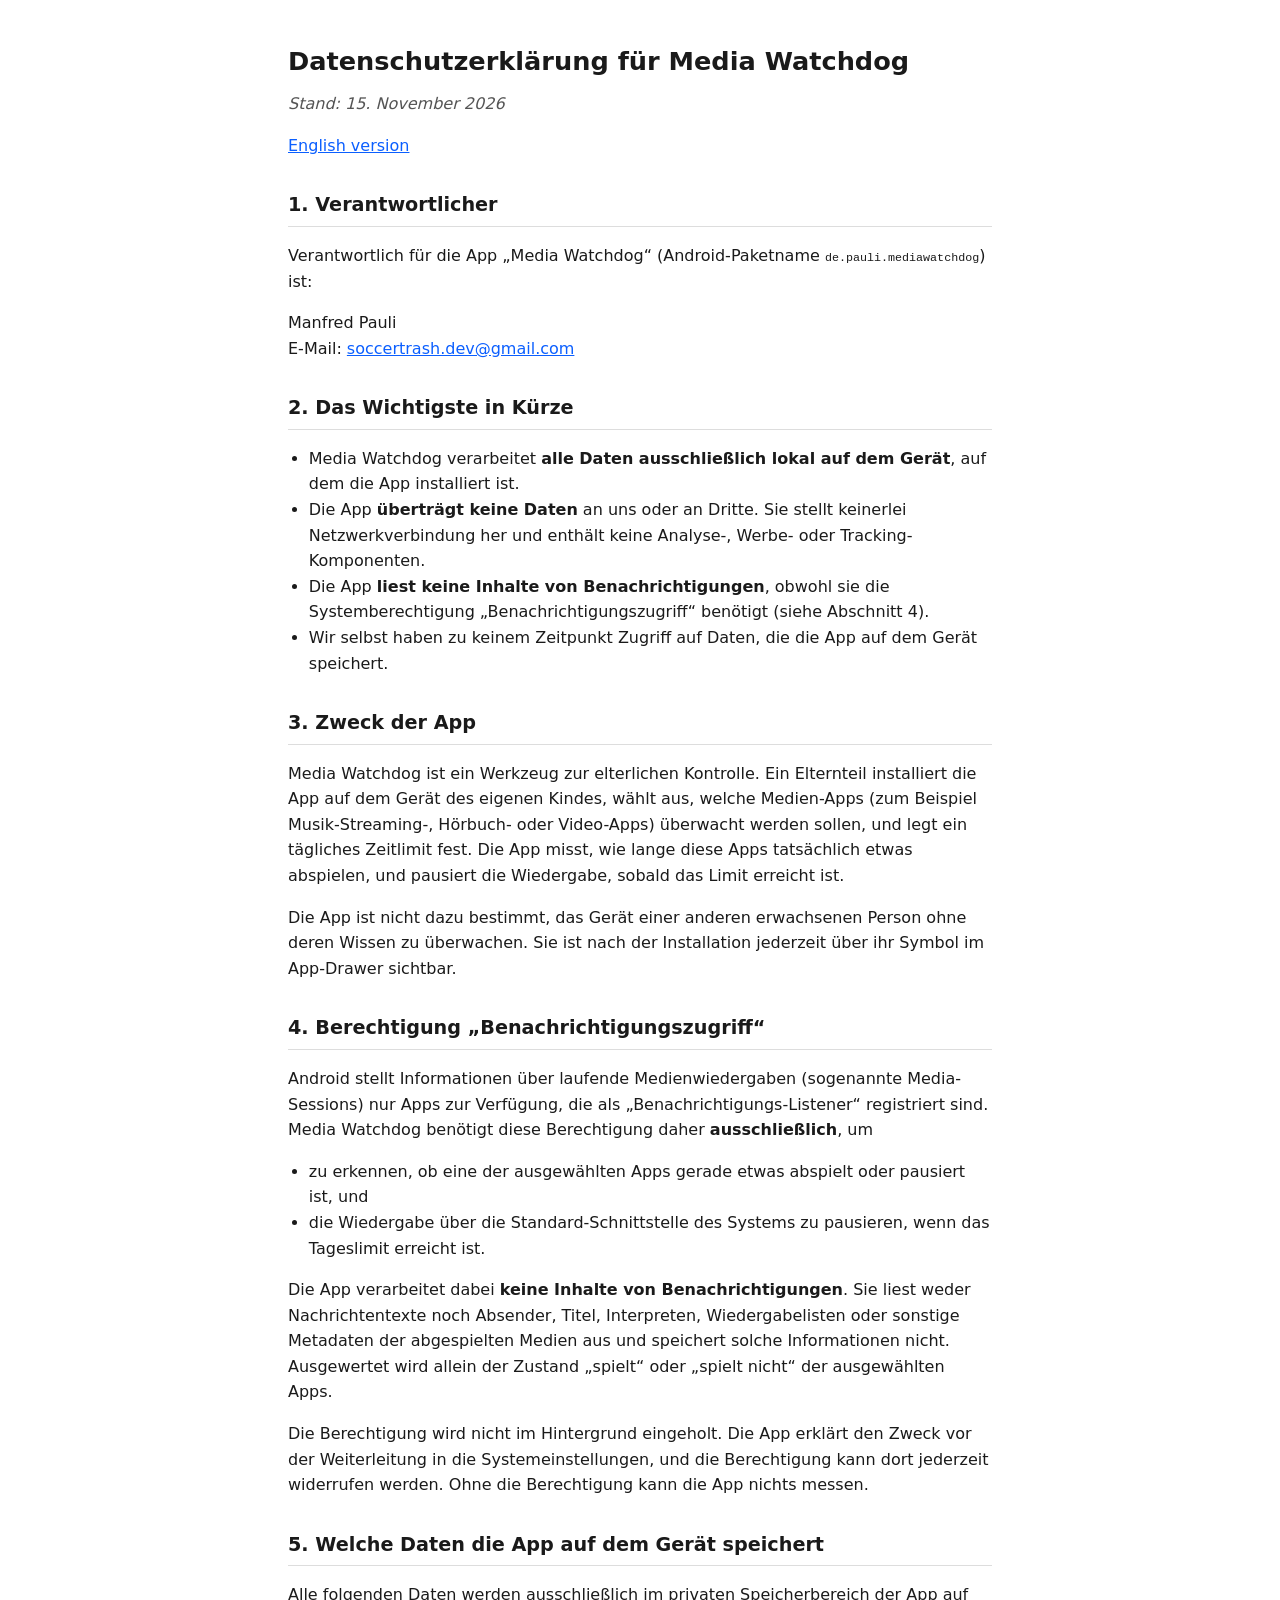
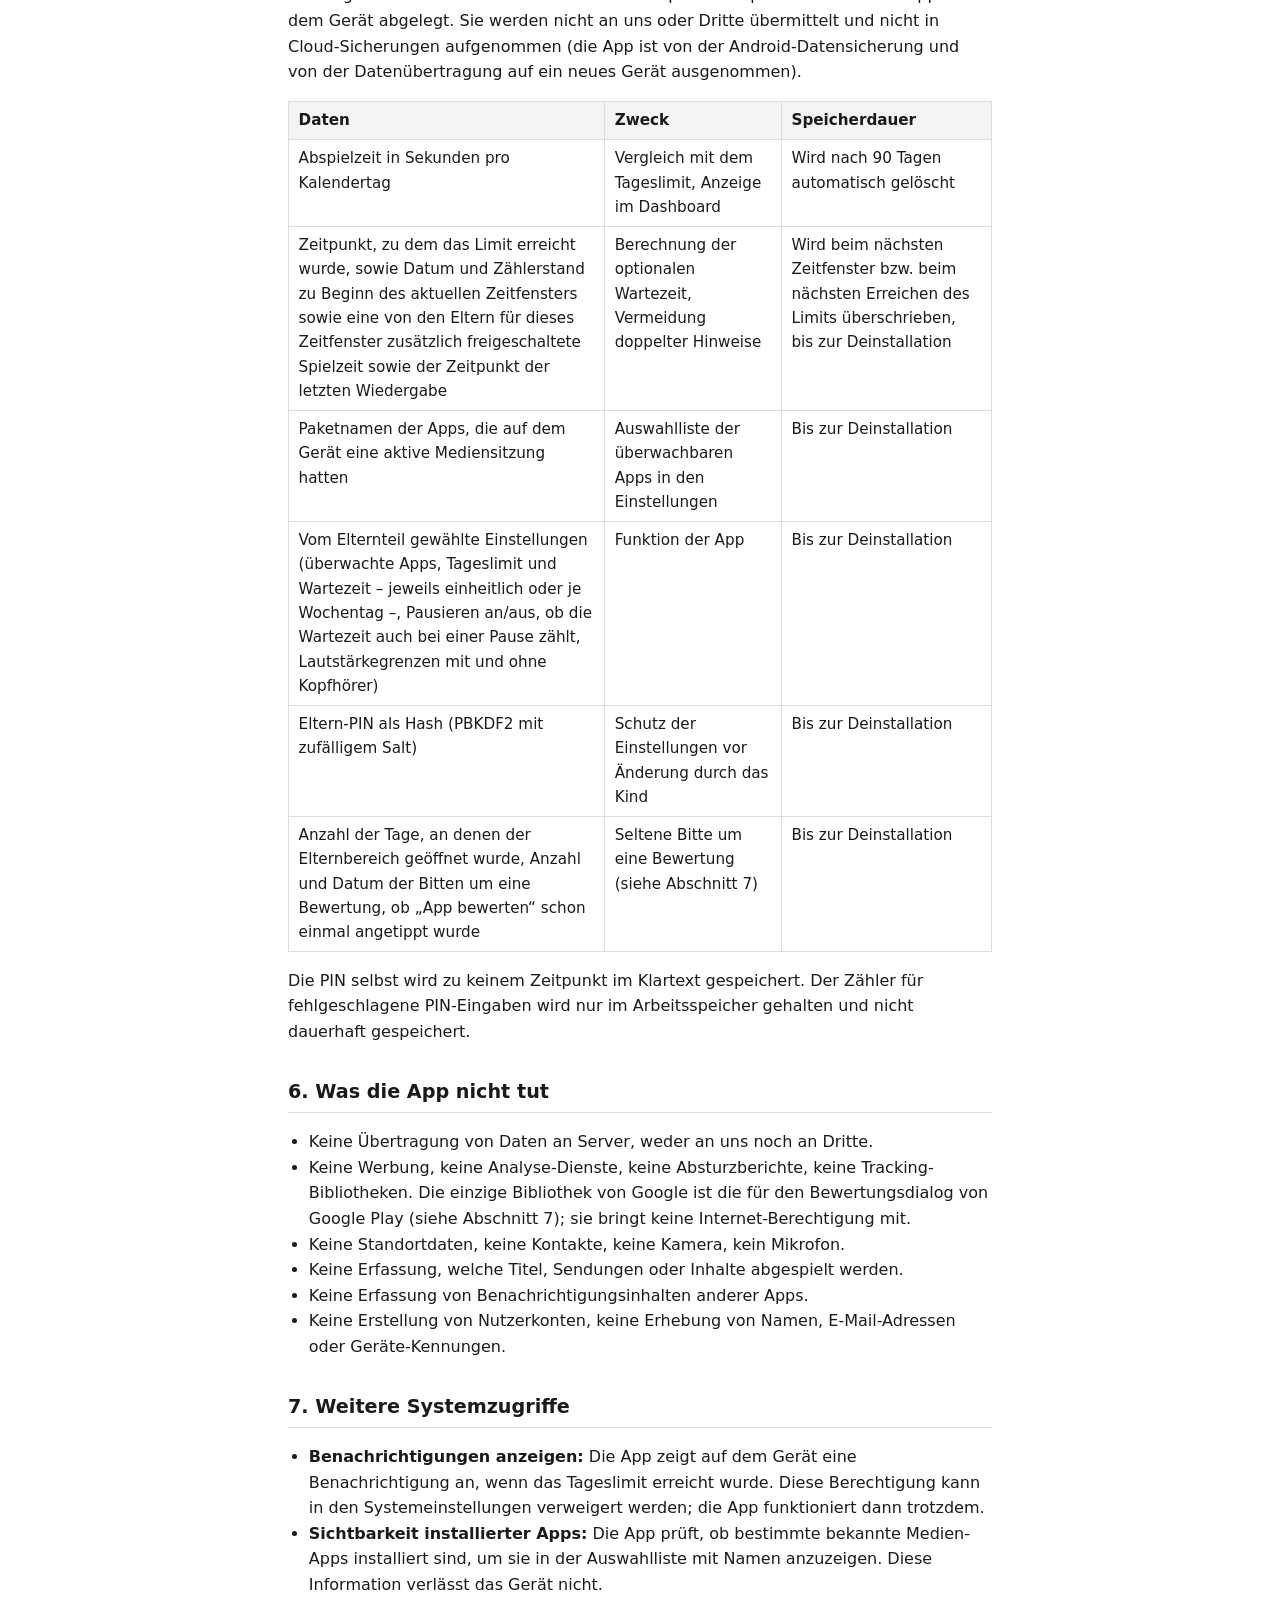
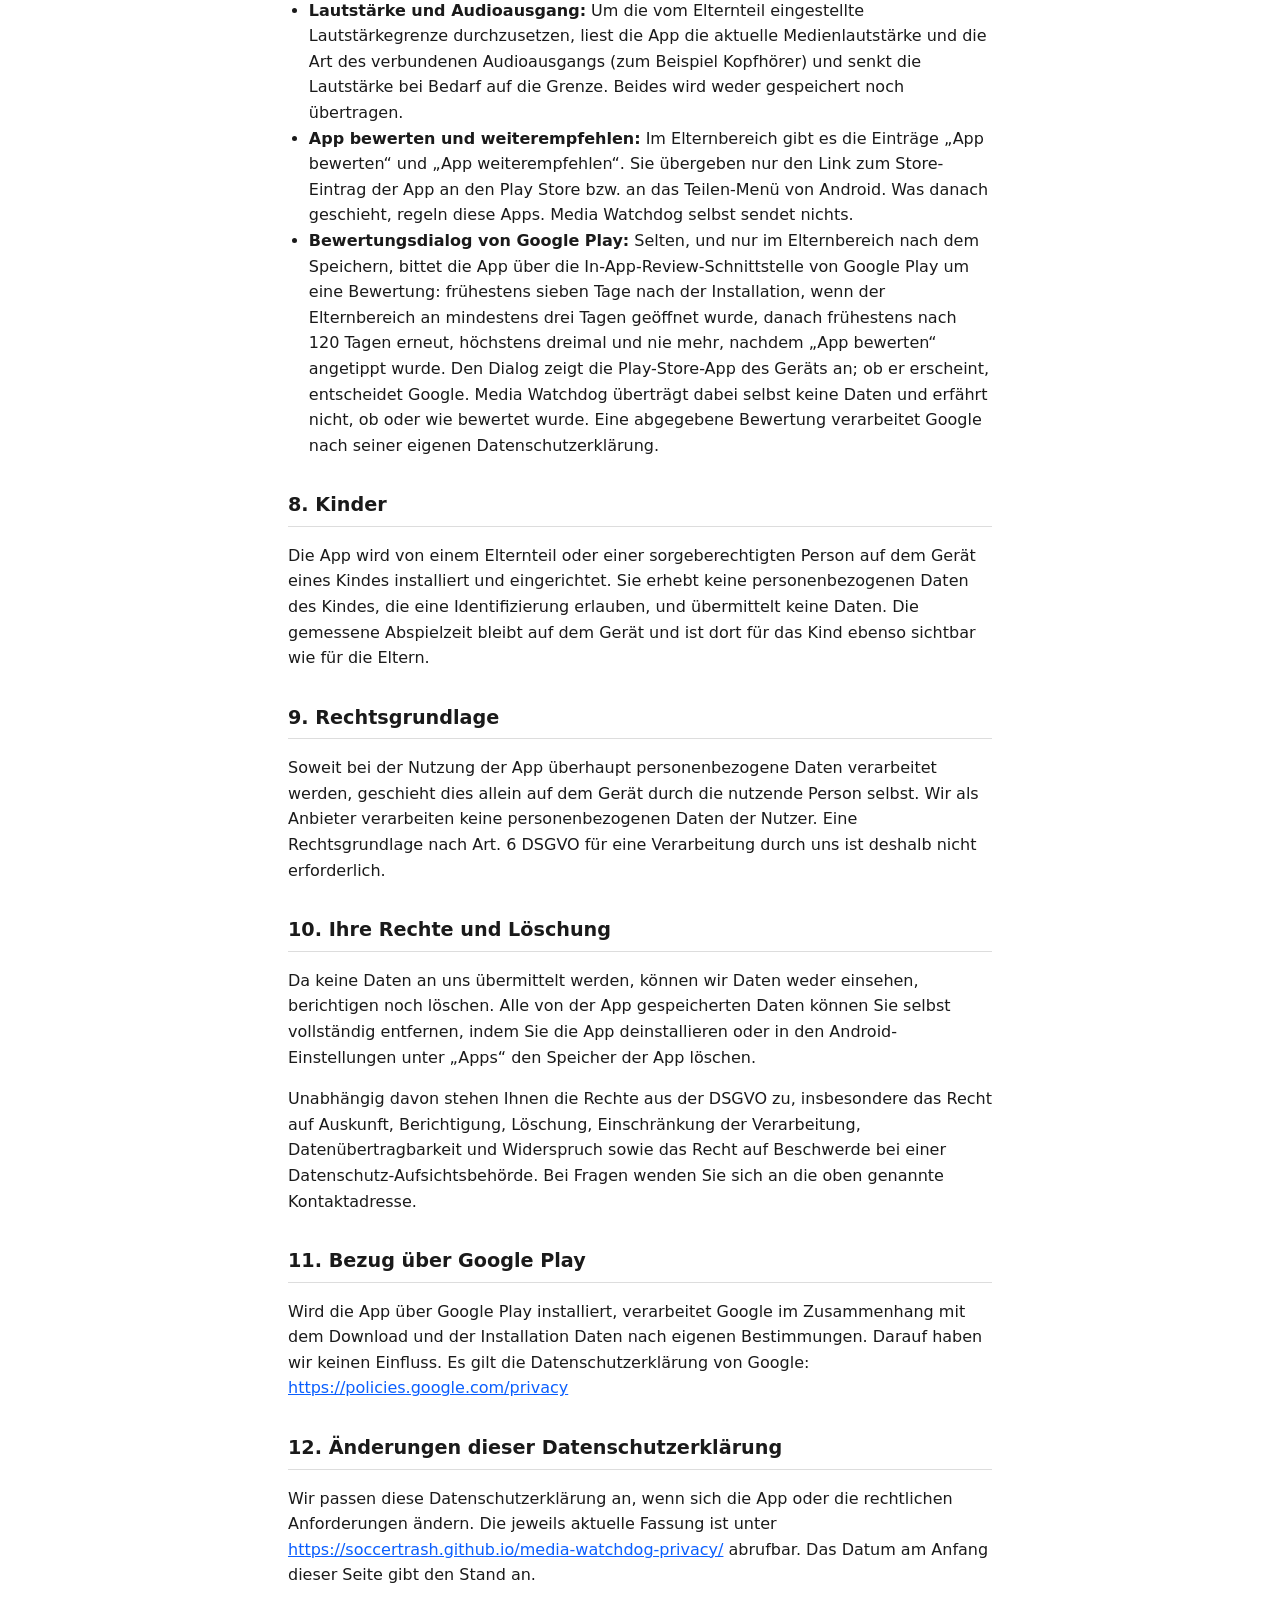
<file: index.html>
<!DOCTYPE html>
<html lang="de">
<head>
<meta charset="utf-8">
<meta name="viewport" content="width=device-width, initial-scale=1">
<title>Datenschutzerklärung für Media Watchdog</title>
<link rel="stylesheet" href="style.css">
</head>
<body>

<h1>Datenschutzerklärung für Media Watchdog</h1>
<p class="stand">Stand: 15. November 2026</p>
<p class="lang-switch"><a href="https://soccertrash.github.io/media-watchdog-privacy/en.html">English version</a></p>

<h2>1. Verantwortlicher</h2>
<p>Verantwortlich für die App „Media Watchdog“ (Android-Paketname <code>de.pauli.mediawatchdog</code>) ist:</p>
<p>Manfred Pauli<br>
E-Mail: <a href="mailto:soccertrash.dev@gmail.com">soccertrash.dev@gmail.com</a></p>

<h2>2. Das Wichtigste in Kürze</h2>
<ul>
  <li>Media Watchdog verarbeitet <strong>alle Daten ausschließlich lokal auf dem Gerät</strong>, auf dem die App installiert ist.</li>
  <li>Die App <strong>überträgt keine Daten</strong> an uns oder an Dritte. Sie stellt keinerlei Netzwerkverbindung her und enthält keine Analyse-, Werbe- oder Tracking-Komponenten.</li>
  <li>Die App <strong>liest keine Inhalte von Benachrichtigungen</strong>, obwohl sie die Systemberechtigung „Benachrichtigungszugriff“ benötigt (siehe Abschnitt 4).</li>
  <li>Wir selbst haben zu keinem Zeitpunkt Zugriff auf Daten, die die App auf dem Gerät speichert.</li>
</ul>

<h2>3. Zweck der App</h2>
<p>Media Watchdog ist ein Werkzeug zur elterlichen Kontrolle. Ein Elternteil installiert die App auf dem Gerät des eigenen Kindes, wählt aus, welche Medien-Apps (zum Beispiel Musik-Streaming-, Hörbuch- oder Video-Apps) überwacht werden sollen, und legt ein tägliches Zeitlimit fest. Die App misst, wie lange diese Apps tatsächlich etwas abspielen, und pausiert die Wiedergabe, sobald das Limit erreicht ist.</p>
<p>Die App ist nicht dazu bestimmt, das Gerät einer anderen erwachsenen Person ohne deren Wissen zu überwachen. Sie ist nach der Installation jederzeit über ihr Symbol im App-Drawer sichtbar.</p>

<h2>4. Berechtigung „Benachrichtigungszugriff“</h2>
<p>Android stellt Informationen über laufende Medienwiedergaben (sogenannte Media-Sessions) nur Apps zur Verfügung, die als „Benachrichtigungs-Listener“ registriert sind. Media Watchdog benötigt diese Berechtigung daher <strong>ausschließlich</strong>, um</p>
<ul>
  <li>zu erkennen, ob eine der ausgewählten Apps gerade etwas abspielt oder pausiert ist, und</li>
  <li>die Wiedergabe über die Standard-Schnittstelle des Systems zu pausieren, wenn das Tageslimit erreicht ist.</li>
</ul>
<p>Die App verarbeitet dabei <strong>keine Inhalte von Benachrichtigungen</strong>. Sie liest weder Nachrichtentexte noch Absender, Titel, Interpreten, Wiedergabelisten oder sonstige Metadaten der abgespielten Medien aus und speichert solche Informationen nicht. Ausgewertet wird allein der Zustand „spielt“ oder „spielt nicht“ der ausgewählten Apps.</p>
<p>Die Berechtigung wird nicht im Hintergrund eingeholt. Die App erklärt den Zweck vor der Weiterleitung in die Systemeinstellungen, und die Berechtigung kann dort jederzeit widerrufen werden. Ohne die Berechtigung kann die App nichts messen.</p>

<h2>5. Welche Daten die App auf dem Gerät speichert</h2>
<p>Alle folgenden Daten werden ausschließlich im privaten Speicherbereich der App auf dem Gerät abgelegt. Sie werden nicht an uns oder Dritte übermittelt und nicht in Cloud-Sicherungen aufgenommen (die App ist von der Android-Datensicherung und von der Datenübertragung auf ein neues Gerät ausgenommen).</p>
<table>
  <thead><tr><th>Daten</th><th>Zweck</th><th>Speicherdauer</th></tr></thead>
  <tbody>
    <tr><td>Abspielzeit in Sekunden pro Kalendertag</td><td>Vergleich mit dem Tageslimit, Anzeige im Dashboard</td><td>Wird nach 90 Tagen automatisch gelöscht</td></tr>
    <tr><td>Zeitpunkt, zu dem das Limit erreicht wurde, sowie Datum und Zählerstand zu Beginn des aktuellen Zeitfensters sowie eine von den Eltern für dieses Zeitfenster zusätzlich freigeschaltete Spielzeit sowie der Zeitpunkt der letzten Wiedergabe</td><td>Berechnung der optionalen Wartezeit, Vermeidung doppelter Hinweise</td><td>Wird beim nächsten Zeitfenster bzw. beim nächsten Erreichen des Limits überschrieben, bis zur Deinstallation</td></tr>
    <tr><td>Paketnamen der Apps, die auf dem Gerät eine aktive Mediensitzung hatten</td><td>Auswahlliste der überwachbaren Apps in den Einstellungen</td><td>Bis zur Deinstallation</td></tr>
    <tr><td>Vom Elternteil gewählte Einstellungen (überwachte Apps, Tageslimit und Wartezeit – jeweils einheitlich oder je Wochentag –, Pausieren an/aus, ob die Wartezeit auch bei einer Pause zählt, Lautstärkegrenzen mit und ohne Kopfhörer)</td><td>Funktion der App</td><td>Bis zur Deinstallation</td></tr>
    <tr><td>Eltern-PIN als Hash (PBKDF2 mit zufälligem Salt)</td><td>Schutz der Einstellungen vor Änderung durch das Kind</td><td>Bis zur Deinstallation</td></tr>
    <tr><td>Anzahl der Tage, an denen der Elternbereich geöffnet wurde, Anzahl und Datum der Bitten um eine Bewertung, ob „App bewerten“ schon einmal angetippt wurde</td><td>Seltene Bitte um eine Bewertung (siehe Abschnitt 7)</td><td>Bis zur Deinstallation</td></tr>
  </tbody>
</table>
<p>Die PIN selbst wird zu keinem Zeitpunkt im Klartext gespeichert. Der Zähler für fehlgeschlagene PIN-Eingaben wird nur im Arbeitsspeicher gehalten und nicht dauerhaft gespeichert.</p>

<h2>6. Was die App nicht tut</h2>
<ul>
  <li>Keine Übertragung von Daten an Server, weder an uns noch an Dritte.</li>
  <li>Keine Werbung, keine Analyse-Dienste, keine Absturzberichte, keine Tracking-Bibliotheken. Die einzige Bibliothek von Google ist die für den Bewertungsdialog von Google Play (siehe Abschnitt 7); sie bringt keine Internet-Berechtigung mit.</li>
  <li>Keine Standortdaten, keine Kontakte, keine Kamera, kein Mikrofon.</li>
  <li>Keine Erfassung, welche Titel, Sendungen oder Inhalte abgespielt werden.</li>
  <li>Keine Erfassung von Benachrichtigungsinhalten anderer Apps.</li>
  <li>Keine Erstellung von Nutzerkonten, keine Erhebung von Namen, E-Mail-Adressen oder Geräte-Kennungen.</li>
</ul>

<h2>7. Weitere Systemzugriffe</h2>
<ul>
  <li><strong>Benachrichtigungen anzeigen:</strong> Die App zeigt auf dem Gerät eine Benachrichtigung an, wenn das Tageslimit erreicht wurde. Diese Berechtigung kann in den Systemeinstellungen verweigert werden; die App funktioniert dann trotzdem.</li>
  <li><strong>Sichtbarkeit installierter Apps:</strong> Die App prüft, ob bestimmte bekannte Medien-Apps installiert sind, um sie in der Auswahlliste mit Namen anzuzeigen. Diese Information verlässt das Gerät nicht.</li>
  <li><strong>Lautstärke und Audioausgang:</strong> Um die vom Elternteil eingestellte Lautstärkegrenze durchzusetzen, liest die App die aktuelle Medienlautstärke und die Art des verbundenen Audioausgangs (zum Beispiel Kopfhörer) und senkt die Lautstärke bei Bedarf auf die Grenze. Beides wird weder gespeichert noch übertragen.</li>
  <li><strong>App bewerten und weiterempfehlen:</strong> Im Elternbereich gibt es die Einträge „App bewerten“ und „App weiterempfehlen“. Sie übergeben nur den Link zum Store-Eintrag der App an den Play Store bzw. an das Teilen-Menü von Android. Was danach geschieht, regeln diese Apps. Media Watchdog selbst sendet nichts.</li>
  <li><strong>Bewertungsdialog von Google Play:</strong> Selten, und nur im Elternbereich nach dem Speichern, bittet die App über die In-App-Review-Schnittstelle von Google Play um eine Bewertung: frühestens sieben Tage nach der Installation, wenn der Elternbereich an mindestens drei Tagen geöffnet wurde, danach frühestens nach 120 Tagen erneut, höchstens dreimal und nie mehr, nachdem „App bewerten“ angetippt wurde. Den Dialog zeigt die Play-Store-App des Geräts an; ob er erscheint, entscheidet Google. Media Watchdog überträgt dabei selbst keine Daten und erfährt nicht, ob oder wie bewertet wurde. Eine abgegebene Bewertung verarbeitet Google nach seiner eigenen Datenschutzerklärung.</li>
</ul>

<h2>8. Kinder</h2>
<p>Die App wird von einem Elternteil oder einer sorgeberechtigten Person auf dem Gerät eines Kindes installiert und eingerichtet. Sie erhebt keine personenbezogenen Daten des Kindes, die eine Identifizierung erlauben, und übermittelt keine Daten. Die gemessene Abspielzeit bleibt auf dem Gerät und ist dort für das Kind ebenso sichtbar wie für die Eltern.</p>

<h2>9. Rechtsgrundlage</h2>
<p>Soweit bei der Nutzung der App überhaupt personenbezogene Daten verarbeitet werden, geschieht dies allein auf dem Gerät durch die nutzende Person selbst. Wir als Anbieter verarbeiten keine personenbezogenen Daten der Nutzer. Eine Rechtsgrundlage nach Art. 6 DSGVO für eine Verarbeitung durch uns ist deshalb nicht erforderlich.</p>

<h2>10. Ihre Rechte und Löschung</h2>
<p>Da keine Daten an uns übermittelt werden, können wir Daten weder einsehen, berichtigen noch löschen. Alle von der App gespeicherten Daten können Sie selbst vollständig entfernen, indem Sie die App deinstallieren oder in den Android-Einstellungen unter „Apps“ den Speicher der App löschen.</p>
<p>Unabhängig davon stehen Ihnen die Rechte aus der DSGVO zu, insbesondere das Recht auf Auskunft, Berichtigung, Löschung, Einschränkung der Verarbeitung, Datenübertragbarkeit und Widerspruch sowie das Recht auf Beschwerde bei einer Datenschutz-Aufsichtsbehörde. Bei Fragen wenden Sie sich an die oben genannte Kontaktadresse.</p>

<h2>11. Bezug über Google Play</h2>
<p>Wird die App über Google Play installiert, verarbeitet Google im Zusammenhang mit dem Download und der Installation Daten nach eigenen Bestimmungen. Darauf haben wir keinen Einfluss. Es gilt die Datenschutzerklärung von Google: <a href="https://policies.google.com/privacy">https://policies.google.com/privacy</a></p>

<h2>12. Änderungen dieser Datenschutzerklärung</h2>
<p>Wir passen diese Datenschutzerklärung an, wenn sich die App oder die rechtlichen Anforderungen ändern. Die jeweils aktuelle Fassung ist unter <a href="https://soccertrash.github.io/media-watchdog-privacy/">https://soccertrash.github.io/media-watchdog-privacy/</a> abrufbar. Das Datum am Anfang dieser Seite gibt den Stand an.</p>

</body>
</html>
</file>
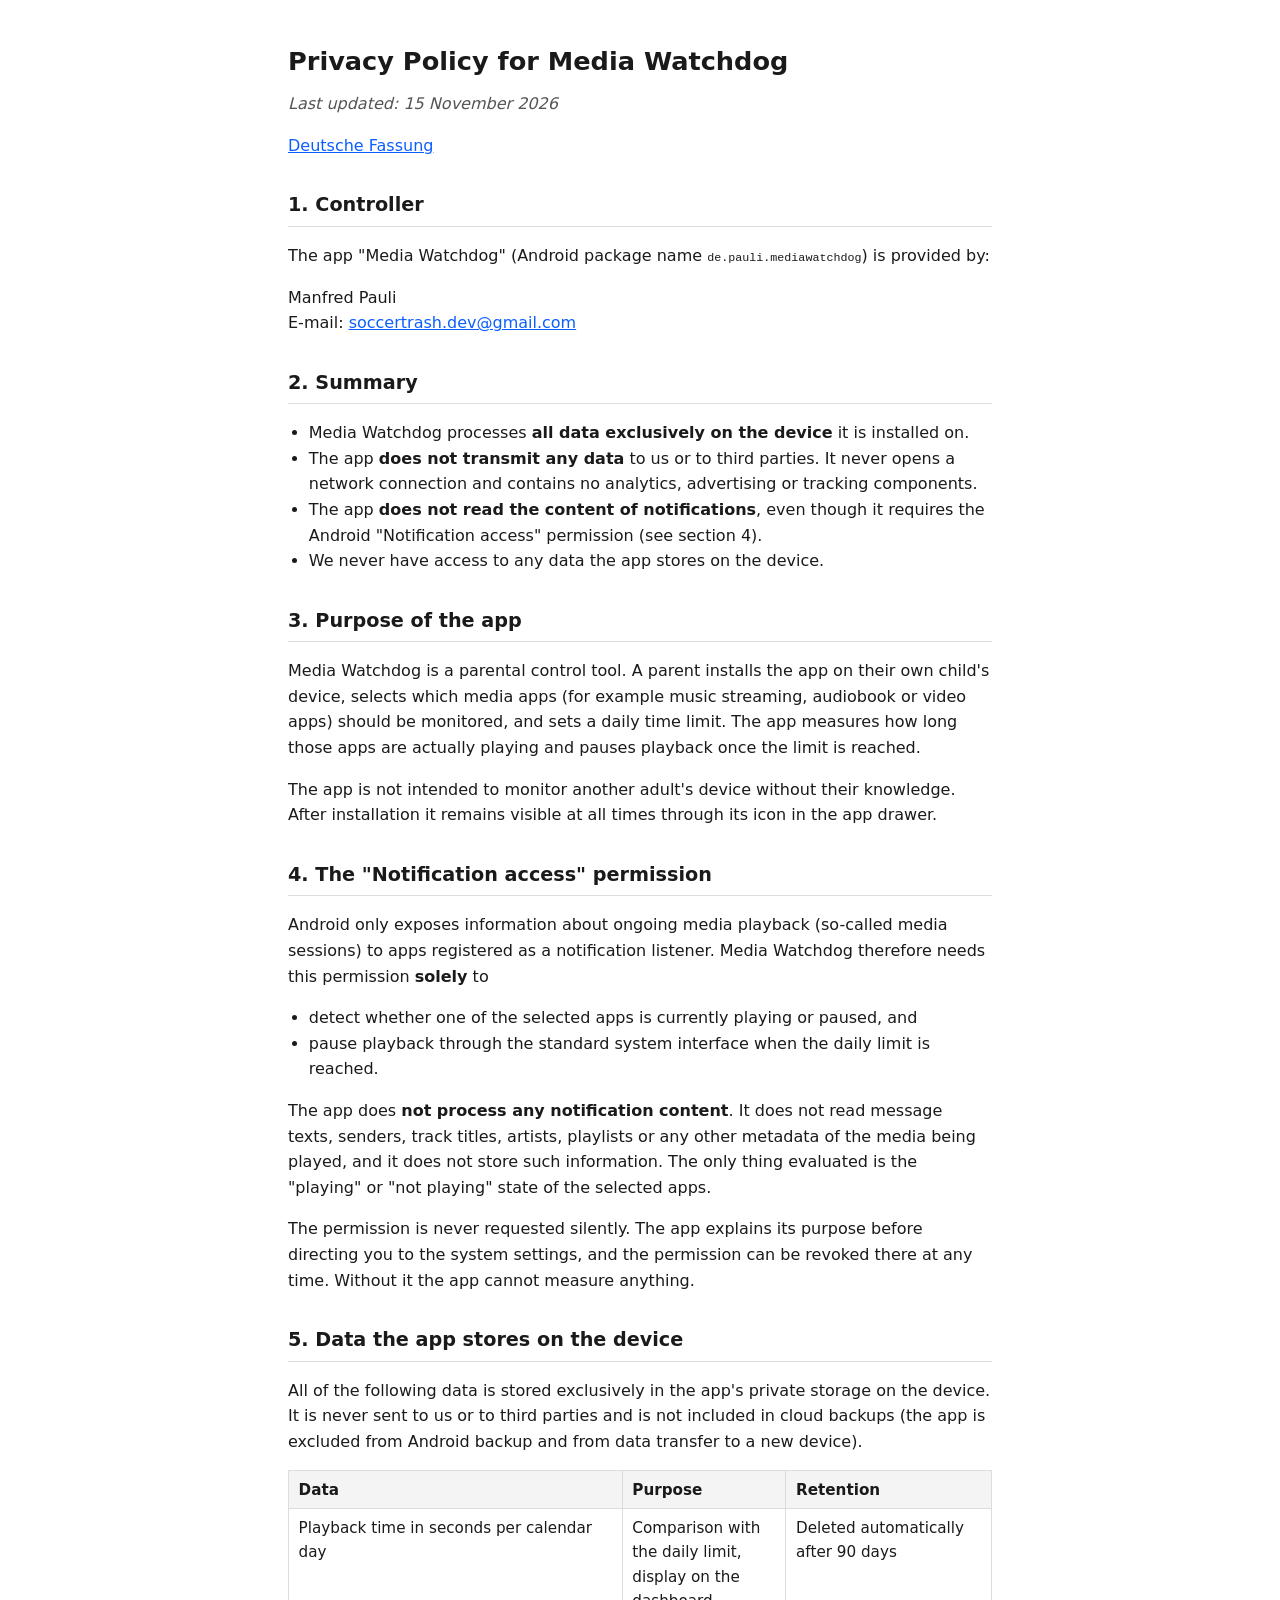
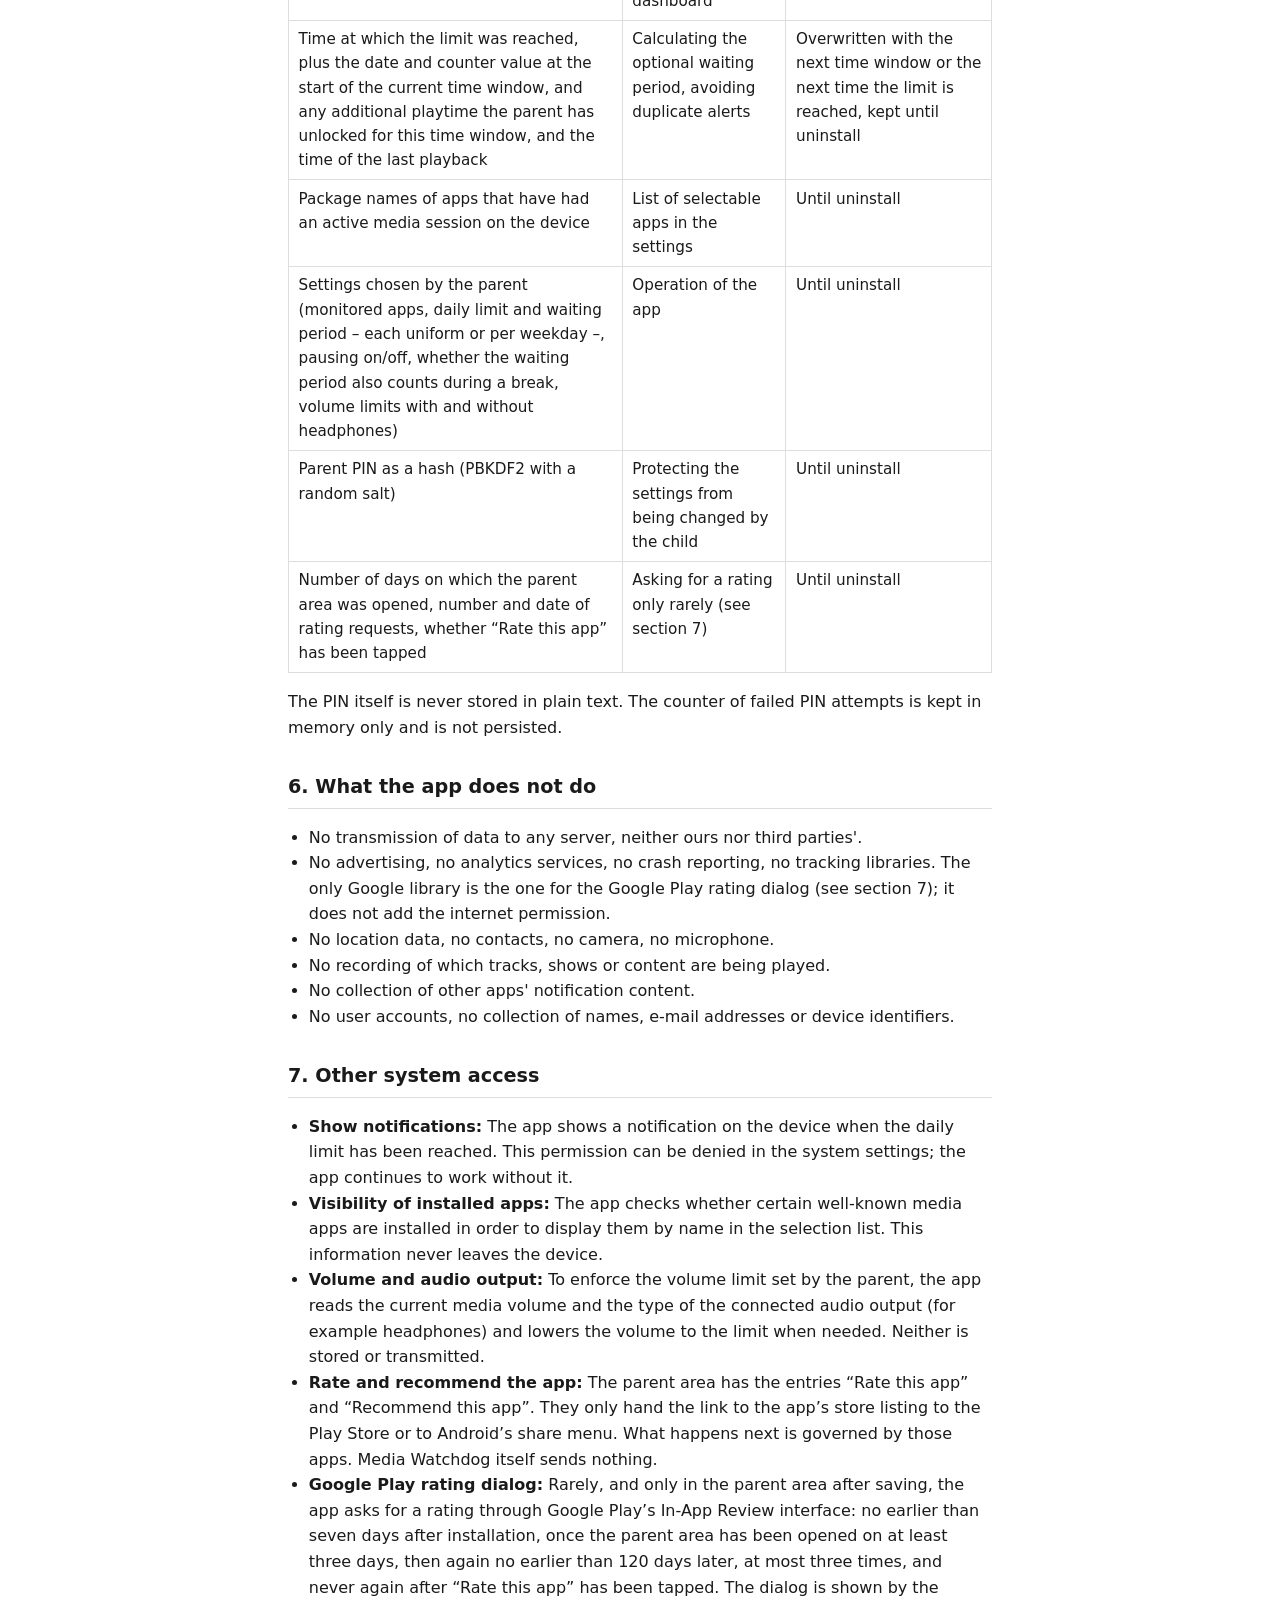
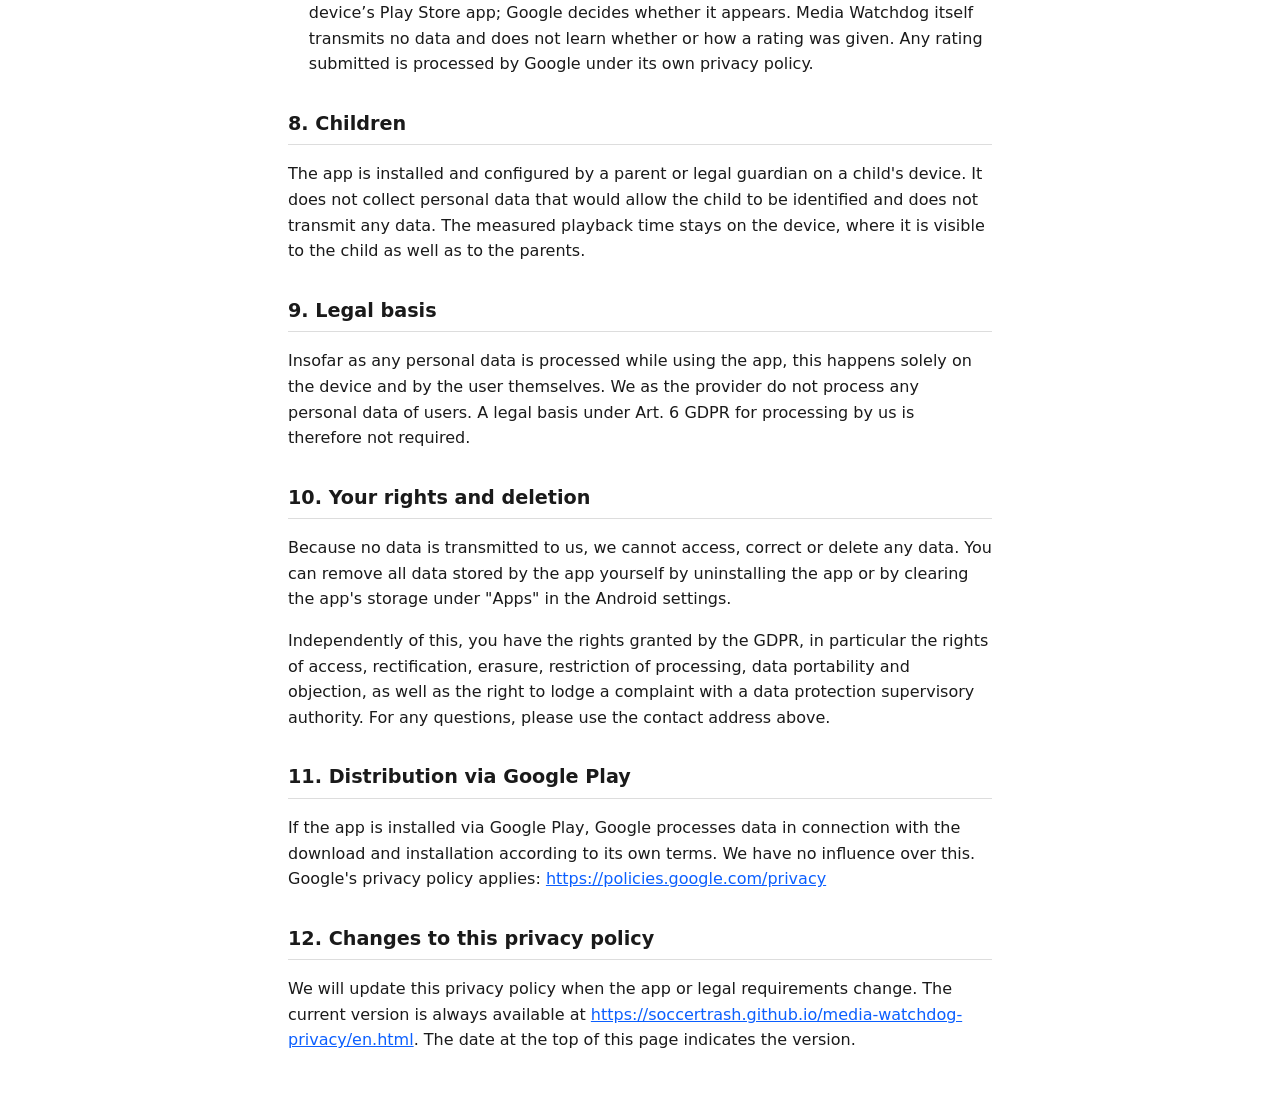
<file: en.html>
<!DOCTYPE html>
<html lang="en">
<head>
<meta charset="utf-8">
<meta name="viewport" content="width=device-width, initial-scale=1">
<title>Privacy Policy for Media Watchdog</title>
<link rel="stylesheet" href="style.css">
</head>
<body>

<h1>Privacy Policy for Media Watchdog</h1>
<p class="stand">Last updated: 15 November 2026</p>
<p class="lang-switch"><a href="https://soccertrash.github.io/media-watchdog-privacy/">Deutsche Fassung</a></p>

<h2>1. Controller</h2>
<p>The app "Media Watchdog" (Android package name <code>de.pauli.mediawatchdog</code>) is provided by:</p>
<p>Manfred Pauli<br>
E-mail: <a href="mailto:soccertrash.dev@gmail.com">soccertrash.dev@gmail.com</a></p>

<h2>2. Summary</h2>
<ul>
  <li>Media Watchdog processes <strong>all data exclusively on the device</strong> it is installed on.</li>
  <li>The app <strong>does not transmit any data</strong> to us or to third parties. It never opens a network connection and contains no analytics, advertising or tracking components.</li>
  <li>The app <strong>does not read the content of notifications</strong>, even though it requires the Android "Notification access" permission (see section 4).</li>
  <li>We never have access to any data the app stores on the device.</li>
</ul>

<h2>3. Purpose of the app</h2>
<p>Media Watchdog is a parental control tool. A parent installs the app on their own child's device, selects which media apps (for example music streaming, audiobook or video apps) should be monitored, and sets a daily time limit. The app measures how long those apps are actually playing and pauses playback once the limit is reached.</p>
<p>The app is not intended to monitor another adult's device without their knowledge. After installation it remains visible at all times through its icon in the app drawer.</p>

<h2>4. The "Notification access" permission</h2>
<p>Android only exposes information about ongoing media playback (so-called media sessions) to apps registered as a notification listener. Media Watchdog therefore needs this permission <strong>solely</strong> to</p>
<ul>
  <li>detect whether one of the selected apps is currently playing or paused, and</li>
  <li>pause playback through the standard system interface when the daily limit is reached.</li>
</ul>
<p>The app does <strong>not process any notification content</strong>. It does not read message texts, senders, track titles, artists, playlists or any other metadata of the media being played, and it does not store such information. The only thing evaluated is the "playing" or "not playing" state of the selected apps.</p>
<p>The permission is never requested silently. The app explains its purpose before directing you to the system settings, and the permission can be revoked there at any time. Without it the app cannot measure anything.</p>

<h2>5. Data the app stores on the device</h2>
<p>All of the following data is stored exclusively in the app's private storage on the device. It is never sent to us or to third parties and is not included in cloud backups (the app is excluded from Android backup and from data transfer to a new device).</p>
<table>
  <thead><tr><th>Data</th><th>Purpose</th><th>Retention</th></tr></thead>
  <tbody>
    <tr><td>Playback time in seconds per calendar day</td><td>Comparison with the daily limit, display on the dashboard</td><td>Deleted automatically after 90 days</td></tr>
    <tr><td>Time at which the limit was reached, plus the date and counter value at the start of the current time window, and any additional playtime the parent has unlocked for this time window, and the time of the last playback</td><td>Calculating the optional waiting period, avoiding duplicate alerts</td><td>Overwritten with the next time window or the next time the limit is reached, kept until uninstall</td></tr>
    <tr><td>Package names of apps that have had an active media session on the device</td><td>List of selectable apps in the settings</td><td>Until uninstall</td></tr>
    <tr><td>Settings chosen by the parent (monitored apps, daily limit and waiting period – each uniform or per weekday –, pausing on/off, whether the waiting period also counts during a break, volume limits with and without headphones)</td><td>Operation of the app</td><td>Until uninstall</td></tr>
    <tr><td>Parent PIN as a hash (PBKDF2 with a random salt)</td><td>Protecting the settings from being changed by the child</td><td>Until uninstall</td></tr>
    <tr><td>Number of days on which the parent area was opened, number and date of rating requests, whether “Rate this app” has been tapped</td><td>Asking for a rating only rarely (see section 7)</td><td>Until uninstall</td></tr>
  </tbody>
</table>
<p>The PIN itself is never stored in plain text. The counter of failed PIN attempts is kept in memory only and is not persisted.</p>

<h2>6. What the app does not do</h2>
<ul>
  <li>No transmission of data to any server, neither ours nor third parties'.</li>
  <li>No advertising, no analytics services, no crash reporting, no tracking libraries. The only Google library is the one for the Google Play rating dialog (see section 7); it does not add the internet permission.</li>
  <li>No location data, no contacts, no camera, no microphone.</li>
  <li>No recording of which tracks, shows or content are being played.</li>
  <li>No collection of other apps' notification content.</li>
  <li>No user accounts, no collection of names, e-mail addresses or device identifiers.</li>
</ul>

<h2>7. Other system access</h2>
<ul>
  <li><strong>Show notifications:</strong> The app shows a notification on the device when the daily limit has been reached. This permission can be denied in the system settings; the app continues to work without it.</li>
  <li><strong>Visibility of installed apps:</strong> The app checks whether certain well-known media apps are installed in order to display them by name in the selection list. This information never leaves the device.</li>
  <li><strong>Volume and audio output:</strong> To enforce the volume limit set by the parent, the app reads the current media volume and the type of the connected audio output (for example headphones) and lowers the volume to the limit when needed. Neither is stored or transmitted.</li>
  <li><strong>Rate and recommend the app:</strong> The parent area has the entries “Rate this app” and “Recommend this app”. They only hand the link to the app’s store listing to the Play Store or to Android’s share menu. What happens next is governed by those apps. Media Watchdog itself sends nothing.</li>
  <li><strong>Google Play rating dialog:</strong> Rarely, and only in the parent area after saving, the app asks for a rating through Google Play’s In-App Review interface: no earlier than seven days after installation, once the parent area has been opened on at least three days, then again no earlier than 120 days later, at most three times, and never again after “Rate this app” has been tapped. The dialog is shown by the device’s Play Store app; Google decides whether it appears. Media Watchdog itself transmits no data and does not learn whether or how a rating was given. Any rating submitted is processed by Google under its own privacy policy.</li>
</ul>

<h2>8. Children</h2>
<p>The app is installed and configured by a parent or legal guardian on a child's device. It does not collect personal data that would allow the child to be identified and does not transmit any data. The measured playback time stays on the device, where it is visible to the child as well as to the parents.</p>

<h2>9. Legal basis</h2>
<p>Insofar as any personal data is processed while using the app, this happens solely on the device and by the user themselves. We as the provider do not process any personal data of users. A legal basis under Art. 6 GDPR for processing by us is therefore not required.</p>

<h2>10. Your rights and deletion</h2>
<p>Because no data is transmitted to us, we cannot access, correct or delete any data. You can remove all data stored by the app yourself by uninstalling the app or by clearing the app's storage under "Apps" in the Android settings.</p>
<p>Independently of this, you have the rights granted by the GDPR, in particular the rights of access, rectification, erasure, restriction of processing, data portability and objection, as well as the right to lodge a complaint with a data protection supervisory authority. For any questions, please use the contact address above.</p>

<h2>11. Distribution via Google Play</h2>
<p>If the app is installed via Google Play, Google processes data in connection with the download and installation according to its own terms. We have no influence over this. Google's privacy policy applies: <a href="https://policies.google.com/privacy">https://policies.google.com/privacy</a></p>

<h2>12. Changes to this privacy policy</h2>
<p>We will update this privacy policy when the app or legal requirements change. The current version is always available at <a href="https://soccertrash.github.io/media-watchdog-privacy/en.html">https://soccertrash.github.io/media-watchdog-privacy/en.html</a>. The date at the top of this page indicates the version.</p>

</body>
</html>
</file>
<file: style.css>
:root { color-scheme: light dark; }
body {
  font-family: system-ui, -apple-system, "Segoe UI", sans-serif;
  max-width: 44rem; margin: 0 auto; padding: 1.5rem;
  line-height: 1.6; color: #1a1a1a; background: #ffffff;
}
h1 { font-size: 1.6rem; }
h2 { font-size: 1.2rem; margin-top: 2rem; border-bottom: 1px solid #ddd; padding-bottom: 0.3rem; }
.stand { color: #555; font-style: italic; margin-top: -0.5rem; }
.lang-switch { margin: 1rem 0 2rem; }
a { color: #0b5fff; }
ul { padding-left: 1.3rem; }
footer { margin-top: 3rem; color: #555; font-size: 0.9rem; }
@media (prefers-color-scheme: dark) {
  body { background: #121212; color: #e6e6e6; }
  h2 { border-bottom-color: #333; }
  .stand, footer { color: #aaa; }
  a { color: #7fb0ff; }
}
table { border-collapse: collapse; width: 100%; margin: 1rem 0; font-size: 0.95rem; }
th, td { border: 1px solid #ddd; padding: 0.4rem 0.6rem; text-align: left; vertical-align: top; }
th { background: #f4f4f4; }
code { font-size: 0.9em; }
@media (prefers-color-scheme: dark) {
  th, td { border-color: #333; }
  th { background: #1e1e1e; }
}
</file>
